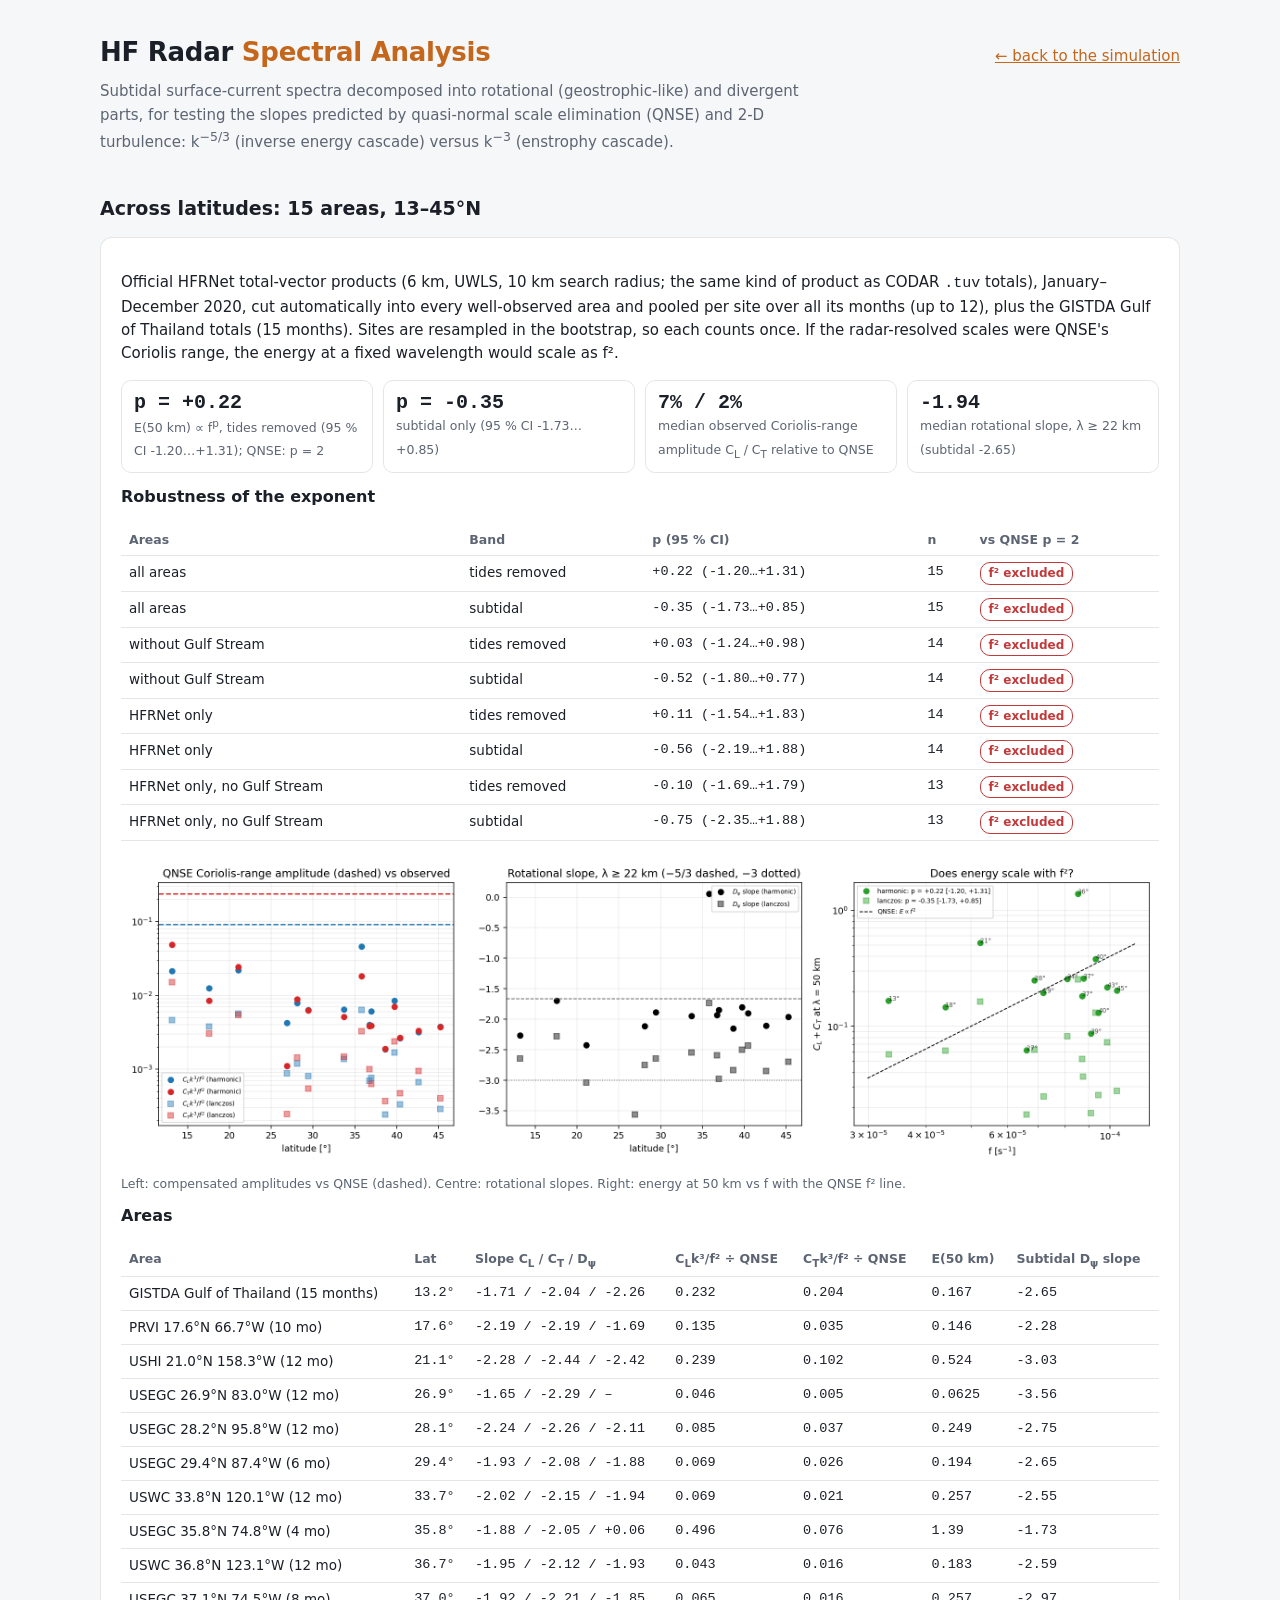
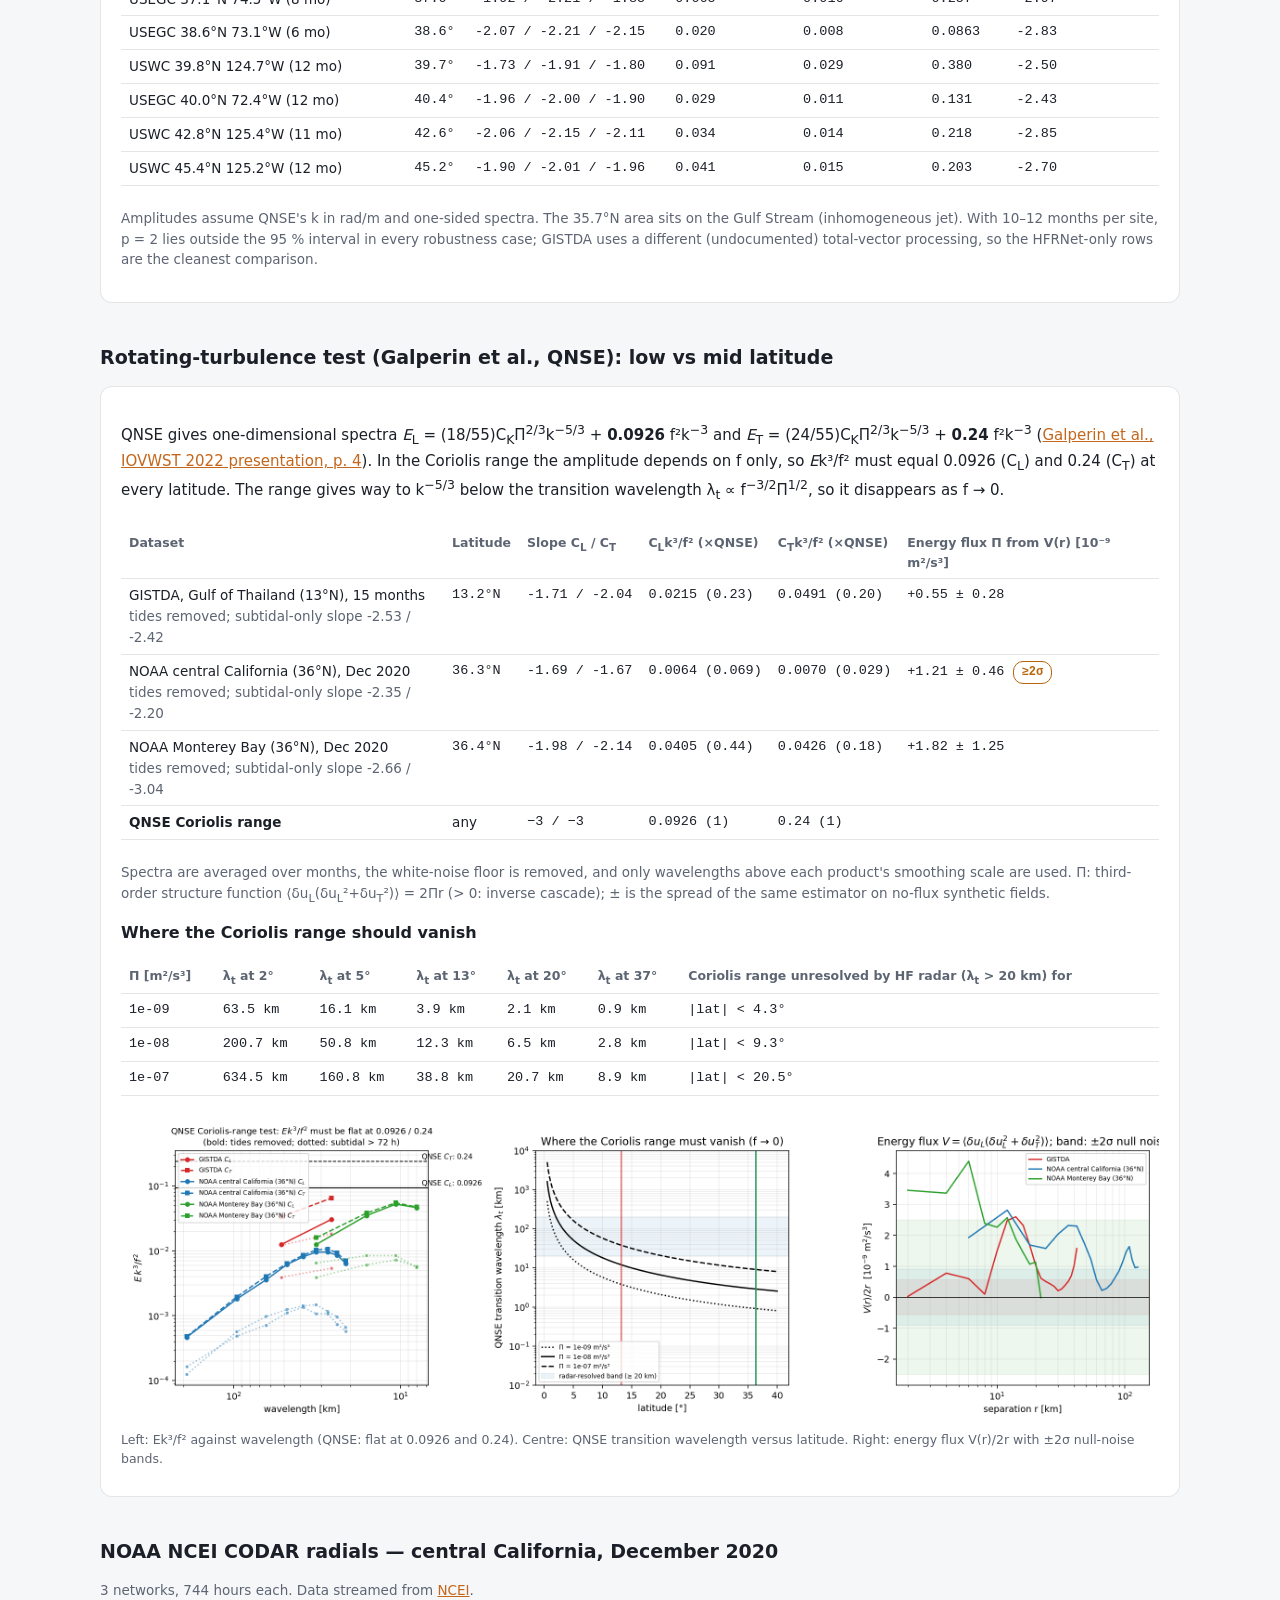
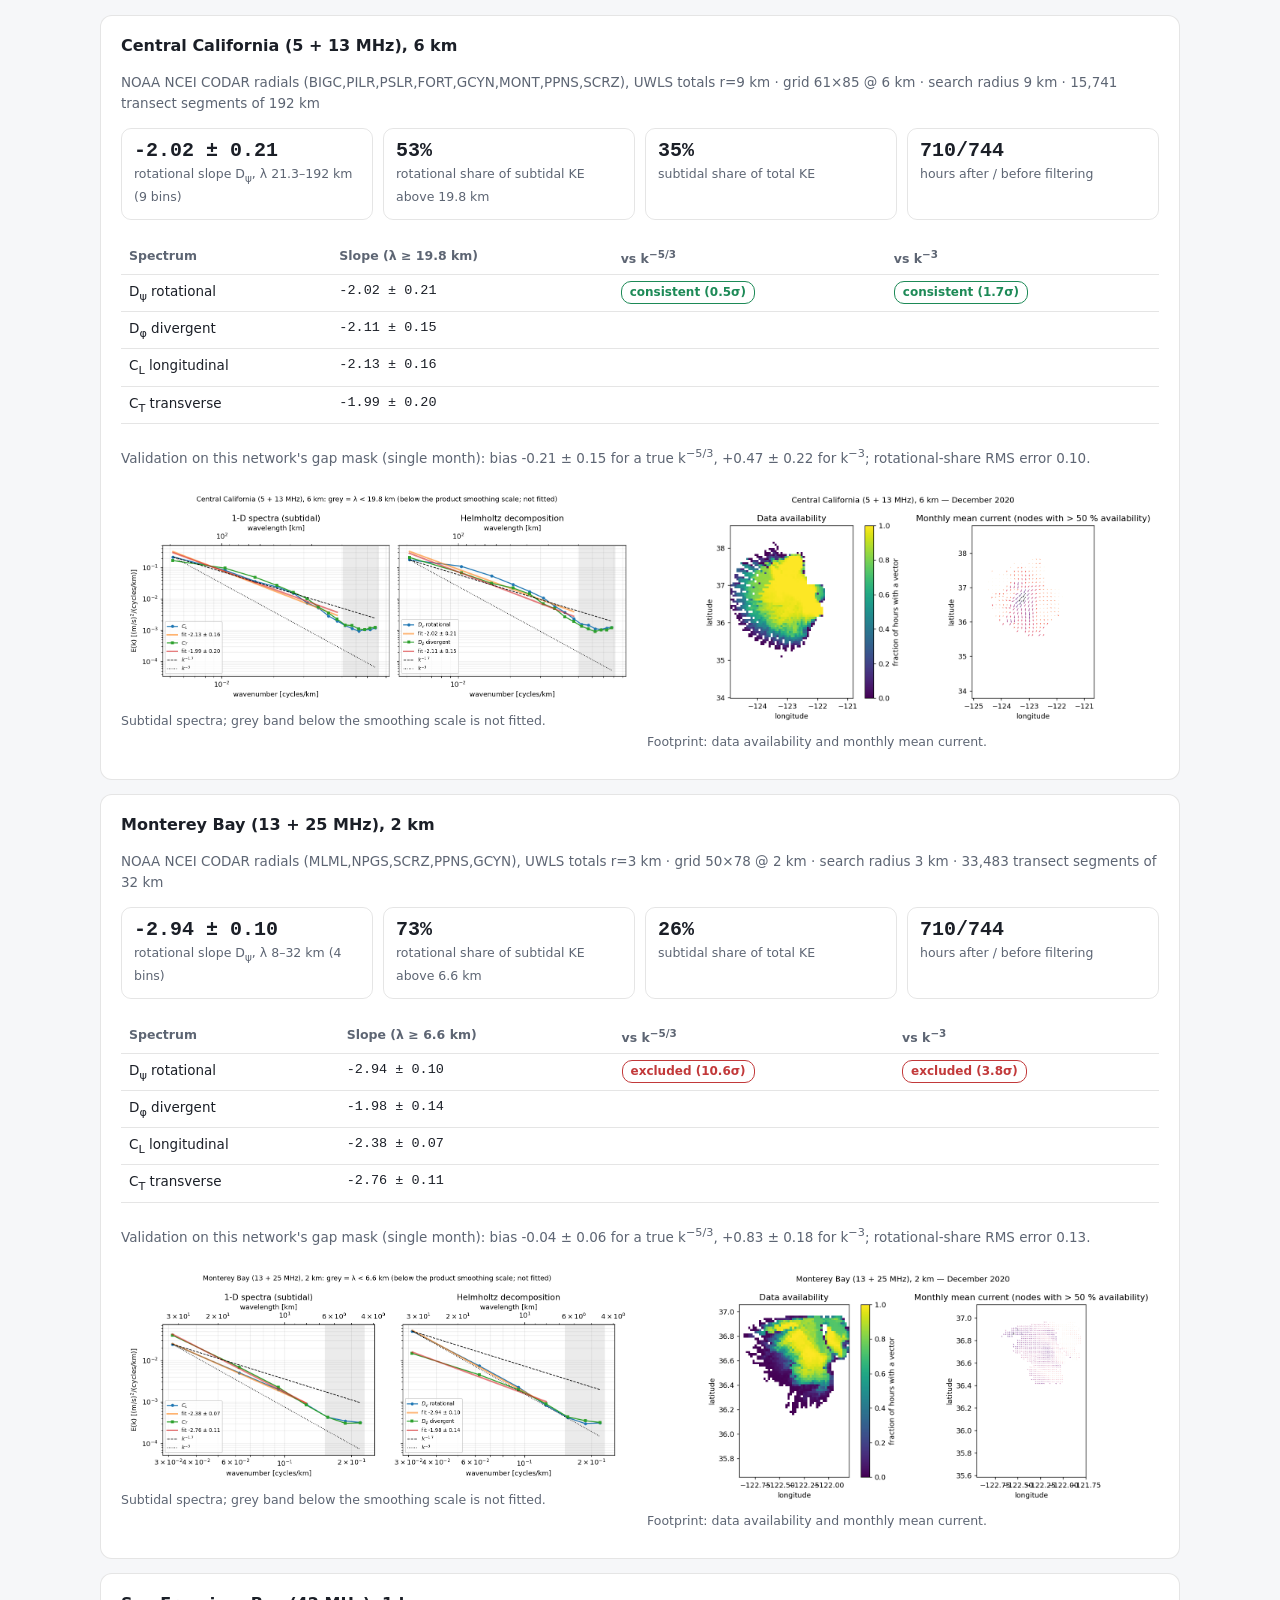
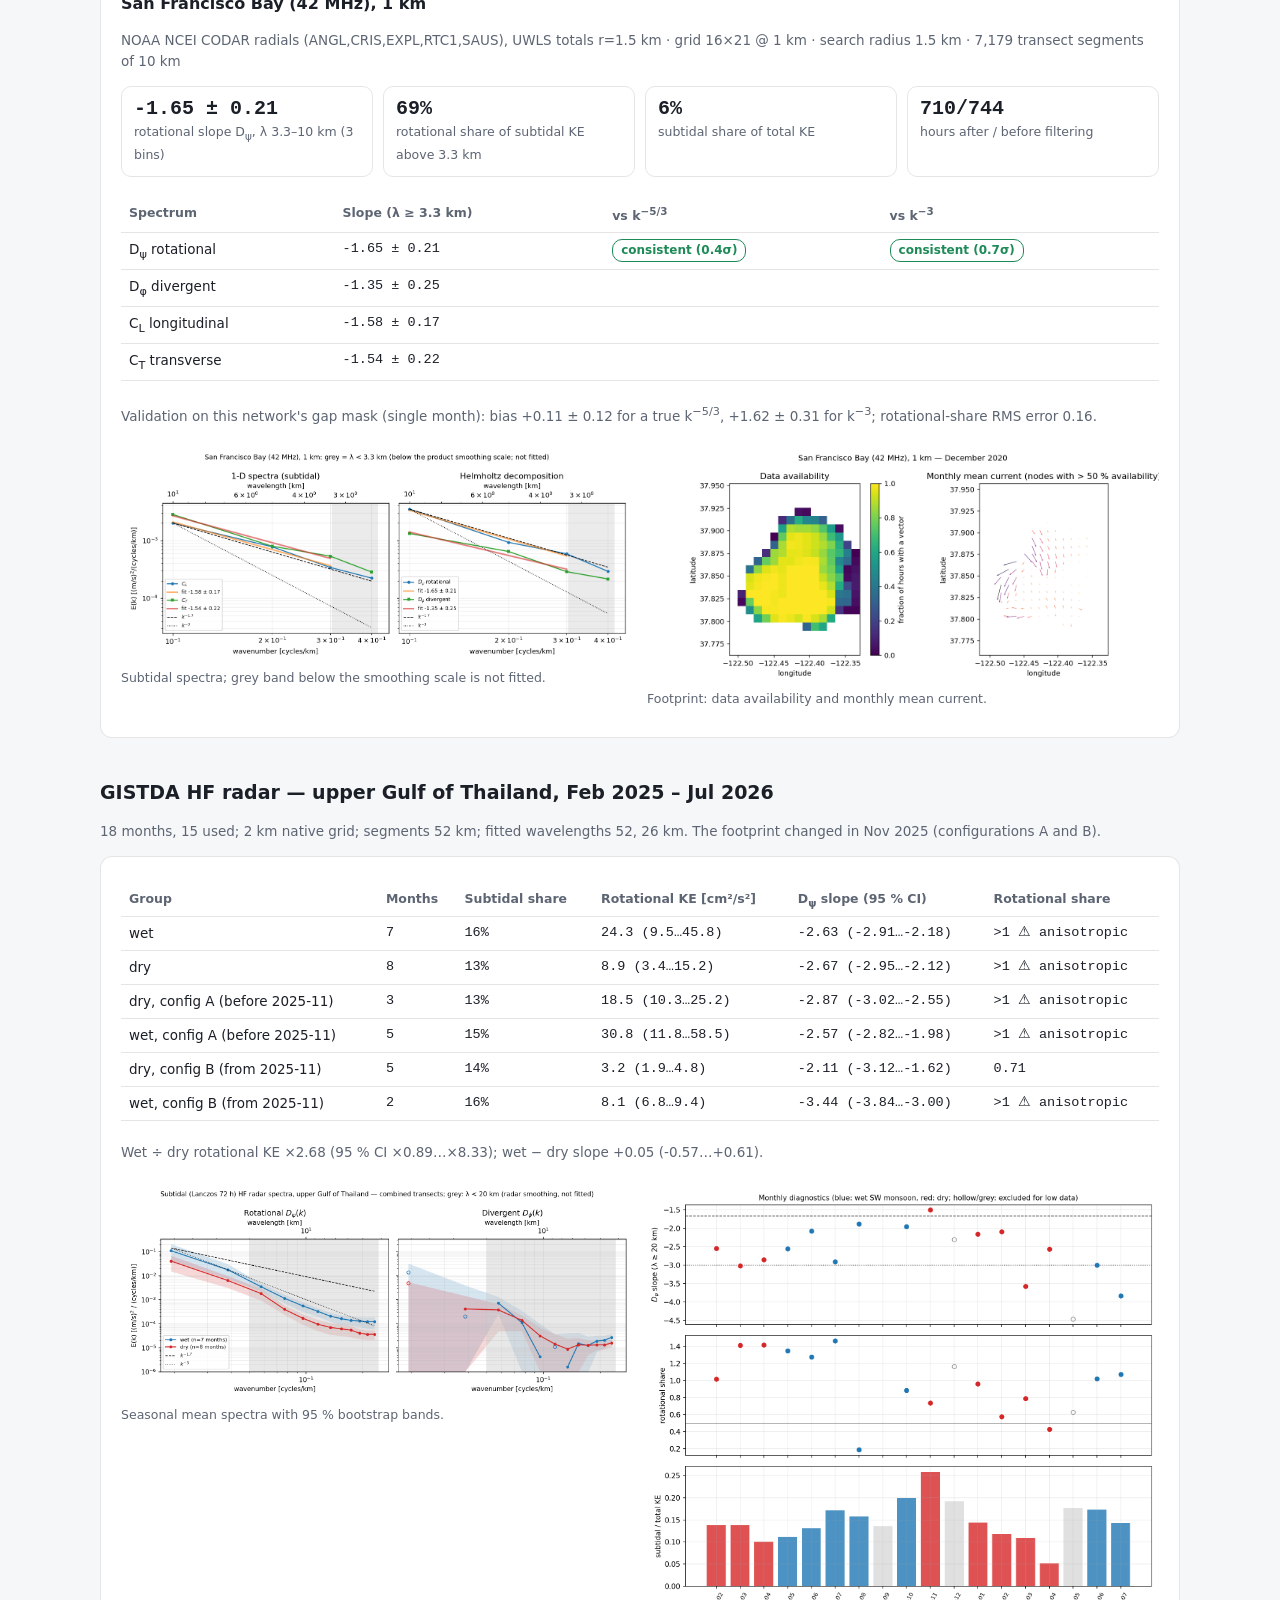
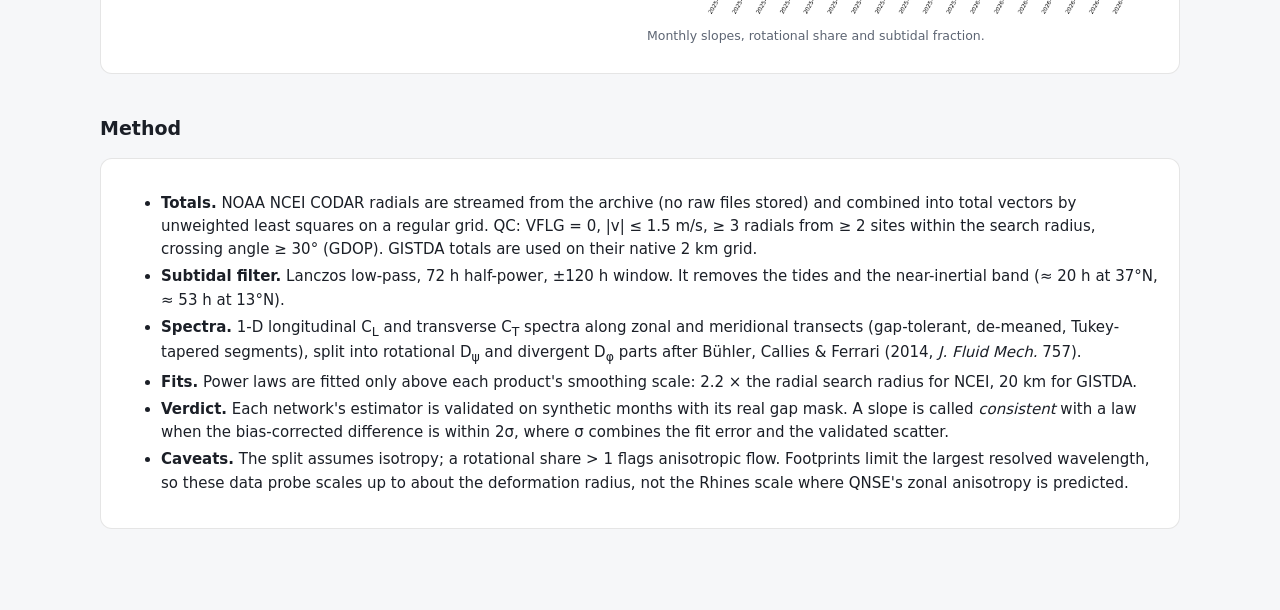
<file: analysis.html>
<!DOCTYPE html>
<html lang="en">
<head>
  <meta charset="utf-8">
  <meta name="viewport" content="width=device-width, initial-scale=1">
  <title>HF Radar Spectral Analysis</title>
  <meta name="description" content="Subtidal rotational and divergent kinetic-energy spectra of HF radar currents (NOAA NCEI central California, GISTDA Gulf of Thailand), following Galperin's QNSE framework.">
  <style>
    :root {
      --bg: #0b0d12; --card: #12161f; --border: rgba(255, 255, 255, 0.09); --text: #e6e9ef; --muted: #8b93a3;
      --accent: #f5a35c; --ok: #6fd3a0; --warn: #ffb36b; --bad: #ff7b7b;
      --font: system-ui, -apple-system, "Segoe UI", Roboto, sans-serif; --mono: ui-monospace, "SF Mono", Menlo, Consolas, monospace;
    }
    @media (prefers-color-scheme: light) {
      :root:not([data-theme="dark"]) { --bg: #f6f7f9; --card: #fff; --border: rgba(0, 0, 0, 0.1); --text: #1b1f27; --muted: #5d6573; --accent: #c4661b; --ok: #1d8a57; --warn: #b8660d; --bad: #c2393a; }
    }
    * { box-sizing: border-box; }
    body { margin: 0; background: var(--bg); color: var(--text); font: 15px/1.55 var(--font); }
    main { max-width: 1120px; margin: 0 auto; padding: 32px 20px 64px; }
    header { display: flex; flex-wrap: wrap; align-items: baseline; justify-content: space-between; gap: 12px; margin-bottom: 8px; }
    h1 { font-size: 26px; margin: 0; letter-spacing: -0.01em; }
    h1 span { color: var(--accent); }
    h2 { font-size: 19px; margin: 40px 0 12px; }
    h3 { font-size: 16px; margin: 0 0 6px; }
    a { color: var(--accent); }
    .sub { color: var(--muted); margin: 4px 0 24px; max-width: 75ch; }
    .card { background: var(--card); border: 1px solid var(--border); border-radius: 12px; padding: 18px 20px; margin: 14px 0; }
    .grid2 { display: grid; grid-template-columns: repeat(auto-fit, minmax(300px, 1fr)); gap: 14px; }
    .kpis { display: grid; grid-template-columns: repeat(auto-fit, minmax(170px, 1fr)); gap: 10px; margin: 12px 0; }
    .kpi { border: 1px solid var(--border); border-radius: 10px; padding: 10px 12px; }
    .kpi b { display: block; font: 600 20px var(--mono); font-variant-numeric: tabular-nums; }
    .kpi span { color: var(--muted); font-size: 12.5px; }
    figure { margin: 10px 0; }
    figure img { width: 100%; border-radius: 8px; background: #fff; display: block; }
    figcaption { color: var(--muted); font-size: 12.5px; margin-top: 4px; }
    table { width: 100%; border-collapse: collapse; font-size: 13.5px; margin: 8px 0; }
    th, td { text-align: left; padding: 6px 8px; border-bottom: 1px solid var(--border); vertical-align: top; }
    th { color: var(--muted); font-weight: 600; font-size: 12.5px; }
    td.num { font-family: var(--mono); font-variant-numeric: tabular-nums; white-space: nowrap; }
    .tag { display: inline-block; padding: 1px 8px; border-radius: 10px; font-size: 12px; font-weight: 600; border: 1px solid currentColor; }
    .tag.ok { color: var(--ok); } .tag.bad { color: var(--bad); } .tag.warn { color: var(--warn); }
    .note { color: var(--muted); font-size: 13.5px; }
    ul.tight li { margin: 4px 0; }
    .scroll { overflow-x: auto; }
    #missing { display: none; }
  </style>
</head>
<body>
<main>
  <header>
    <h1>HF Radar <span>Spectral Analysis</span></h1>
    <a href="index.html">← back to the simulation</a>
  </header>
  <p class="sub">Subtidal surface-current spectra decomposed into rotational (geostrophic-like) and divergent parts,
    for testing the slopes predicted by quasi-normal scale elimination (QNSE) and 2-D turbulence:
    k<sup>−5/3</sup> (inverse energy cascade) versus k<sup>−3</sup> (enstrophy cascade).</p>

  <div class="card" id="missing">Analysis data not found. Run <code>python tools/hfr_ncei_report.py</code> to generate
    <code>analysis/web/analysis_data.js</code>.</div>

  <section id="latitude"></section>
  <section id="rotation"></section>
  <section id="ncei"></section>
  <section id="gistda"></section>

  <h2>Method</h2>
  <div class="card">
    <ul class="tight">
      <li><b>Totals.</b> NOAA NCEI CODAR radials are streamed from the archive (no raw files stored) and combined into
        total vectors by unweighted least squares on a regular grid. QC: VFLG = 0, |v| ≤ 1.5 m/s, ≥ 3 radials from ≥ 2
        sites within the search radius, crossing angle ≥ 30° (GDOP). GISTDA totals are used on their native 2 km grid.</li>
      <li><b>Subtidal filter.</b> Lanczos low-pass, 72 h half-power, ±120 h window. It removes the tides and the
        near-inertial band (≈ 20 h at 37°N, ≈ 53 h at 13°N).</li>
      <li><b>Spectra.</b> 1-D longitudinal C<sub>L</sub> and transverse C<sub>T</sub> spectra along zonal and meridional
        transects (gap-tolerant, de-meaned, Tukey-tapered segments), split into rotational D<sub>ψ</sub> and divergent
        D<sub>φ</sub> parts after Bühler, Callies &amp; Ferrari (2014, <i>J. Fluid Mech.</i> 757).</li>
      <li><b>Fits.</b> Power laws are fitted only above each product's smoothing scale: 2.2 × the radial search radius
        for NCEI, 20 km for GISTDA.</li>
      <li><b>Verdict.</b> Each network's estimator is validated on synthetic months with its real gap mask. A slope
        is called <i>consistent</i> with a law when the bias-corrected difference is within 2σ, where σ combines the
        fit error and the validated scatter.</li>
      <li><b>Caveats.</b> The split assumes isotropy; a rotational share > 1 flags anisotropic flow. Footprints limit
        the largest resolved wavelength, so these data probe scales up to about the deformation radius, not the
        Rhines scale where QNSE's zonal anisotropy is predicted.</li>
    </ul>
  </div>
</main>

<script src="analysis/web/analysis_data.js"></script>
<script>
'use strict';
(function () {
  const A = window.ANALYSIS;
  if (!A) { document.getElementById('missing').style.display = 'block'; return; }
  const f2 = x => (x === null || x === undefined || !isFinite(x) ? '–' : (x >= 0 ? '+' : '') + x.toFixed(2));
  const pct = x => (x === null || !isFinite(x) ? '–' : Math.round(x * 100) + '%');
  const esc = s => String(s).replace(/[&<>]/g, c => ({ '&': '&amp;', '<': '&lt;', '>': '&gt;' }[c]));

  // Consistency of a fitted slope with a law, using the validated bias and scatter for that law.
  function verdict(fit, val, law) {
    const v = val[law.toFixed(2)];
    if (!fit || fit[0] === null || !v) return null;
    const sigma = Math.hypot(fit[1] || 0, v.scatter);
    return Math.abs(fit[0] - v.bias - law) / sigma;
  }
  const tag = z => z === null ? '<span class="tag warn">n/a</span>'
    : z <= 2 ? `<span class="tag ok">consistent (${z.toFixed(1)}σ)</span>` : `<span class="tag bad">excluded (${z.toFixed(1)}σ)</span>`;

  // ── Across latitudes (HFRNet official totals + GISTDA) ──
  const LT = A.latitude;
  if (LT) {
    const fit = LT.fit.harmonic, fs = LT.fit.lanczos, rr = LT.median_ratio_to_qnse.harmonic;
    const exclusion = c => c.ci[1] < 2 ? '<span class="tag bad">f² excluded</span>' : '<span class="tag warn">f² not excluded</span>';
    let html = `<h2>Across latitudes: ${LT.areas.length} areas, ${Math.min(...LT.areas.map(a => a.lat)).toFixed(0)}–${Math.max(...LT.areas.map(a => a.lat)).toFixed(0)}°N</h2>
      <div class="card">
        <p>Official HFRNet total-vector products (6 km, UWLS, 10 km search radius; the same kind of product as CODAR <code>.tuv</code> totals),
          January–December 2020, cut automatically into every well-observed area and pooled per site over all its months
          (up to 12), plus the GISTDA Gulf of Thailand totals (15 months). Sites are resampled in the bootstrap, so each counts once.
          If the radar-resolved scales were QNSE's Coriolis range, the energy at a fixed wavelength would scale as f².</p>
        <div class="kpis">
          <div class="kpi"><b>p = ${f2(fit.exponent)}</b><span>E(${LT.ref_km} km) ∝ f<sup>p</sup>, tides removed (95 % CI ${f2(fit.ci[0])}…${f2(fit.ci[1])}); QNSE: p = 2</span></div>
          <div class="kpi"><b>p = ${f2(fs.exponent)}</b><span>subtidal only (95 % CI ${f2(fs.ci[0])}…${f2(fs.ci[1])})</span></div>
          <div class="kpi"><b>${(rr.A_L * 100).toFixed(0)}% / ${(rr.A_T * 100).toFixed(0)}%</b><span>median observed Coriolis-range amplitude C<sub>L</sub> / C<sub>T</sub> relative to QNSE</span></div>
          <div class="kpi"><b>${f2(fit.slope_psi_median)}</b><span>median rotational slope, λ ≥ ${LT.floor_km} km (subtidal ${f2(fs.slope_psi_median)})</span></div>
        </div>
        <h3>Robustness of the exponent</h3>
        <div class="scroll"><table><tr><th>Areas</th><th>Band</th><th>p (95 % CI)</th><th>n</th><th>vs QNSE p = 2</th></tr>
          ${LT.robust.map(c => `<tr><td>${esc(c.case)}</td><td>${c.kind === 'harmonic' ? 'tides removed' : 'subtidal'}</td>
            <td class="num">${f2(c.p)} (${f2(c.ci[0])}…${f2(c.ci[1])})</td><td class="num">${c.n}</td><td>${exclusion(c)}</td></tr>`).join('')}
        </table></div>
        <figure><img src="${LT.figure}" alt="Coriolis-range amplitude, rotational slope and energy level versus latitude and f" loading="lazy">
          <figcaption>Left: compensated amplitudes vs QNSE (dashed). Centre: rotational slopes. Right: energy at ${LT.ref_km} km vs f with the QNSE f² line.</figcaption></figure>
        <h3>Areas</h3>
        <div class="scroll"><table><tr><th>Area</th><th>Lat</th><th>Slope C<sub>L</sub> / C<sub>T</sub> / D<sub>ψ</sub></th><th>C<sub>L</sub>k³/f² ÷ QNSE</th><th>C<sub>T</sub>k³/f² ÷ QNSE</th><th>E(${LT.ref_km} km)</th><th>Subtidal D<sub>ψ</sub> slope</th></tr>
          ${LT.areas.map(r => `<tr><td>${esc(r.label)}</td><td class="num">${r.lat.toFixed(1)}°</td>
            <td class="num">${f2(r.harmonic_slope_L)} / ${f2(r.harmonic_slope_T)} / ${f2(r.harmonic_slope_psi)}</td>
            <td class="num">${(r.harmonic_A_L / LT.qnse.A_L).toFixed(3)}</td><td class="num">${(r.harmonic_A_T / LT.qnse.A_T).toFixed(3)}</td>
            <td class="num">${r.harmonic_E_ref.toPrecision(3)}</td><td class="num">${f2(r.lanczos_slope_psi)}</td></tr>`).join('')}
        </table></div>
        <p class="note">Amplitudes assume QNSE's k in rad/m and one-sided spectra. The 35.7°N area sits on the Gulf Stream (inhomogeneous jet).
          With 10–12 months per site, p = 2 lies outside the 95 % interval in every robustness case; GISTDA uses a different
          (undocumented) total-vector processing, so the HFRNet-only rows are the cleanest comparison.</p>
      </div>`;
    document.getElementById('latitude').innerHTML = html;
  }

  // ── Rotation test (QNSE across latitude) ──
  const R = A.rotation;
  if (R) {
    const q = R.qnse, ds = R.datasets, sub = R.subtidal || [];
    const tr = R.transition;
    const ratio = (a, b) => (a / b).toFixed(a / b < 0.1 ? 3 : 2);
    let html = `<h2>Rotating-turbulence test (Galperin et al., QNSE): low vs mid latitude</h2>
      <div class="card">
        <p>QNSE gives one-dimensional spectra <i>E</i><sub>L</sub> = (18/55)C<sub>K</sub>Π<sup>2/3</sup>k<sup>−5/3</sup> + <b>${q.A_L}</b> f²k<sup>−3</sup> and
        <i>E</i><sub>T</sub> = (24/55)C<sub>K</sub>Π<sup>2/3</sup>k<sup>−5/3</sup> + <b>${q.A_T}</b> f²k<sup>−3</sup>
        (<a href="https://mdc.coaps.fsu.edu/scatterometry/meeting/docs/2022/IOVWST_Presentation_Galperin.pdf">${esc(q.source)}</a>).
        In the Coriolis range the amplitude depends on f only, so <i>E</i>k³/f² must equal ${q.A_L} (C<sub>L</sub>) and ${q.A_T} (C<sub>T</sub>)
        at every latitude. The range gives way to k<sup>−5/3</sup> below the transition wavelength λ<sub>t</sub> ∝ f<sup>−3/2</sup>Π<sup>1/2</sup>,
        so it disappears as f → 0.</p>
        <div class="scroll"><table>
          <tr><th>Dataset</th><th>Latitude</th><th>Slope C<sub>L</sub> / C<sub>T</sub></th><th>C<sub>L</sub>k³/f² (×QNSE)</th><th>C<sub>T</sub>k³/f² (×QNSE)</th>
            <th>Energy flux Π from V(r) [10⁻⁹ m²/s³]</th></tr>
          ${ds.map((d, i) => `<tr><td>${esc(d.label)}<br><span class="note">tides removed${sub[i] ? `; subtidal-only slope ${f2(sub[i].slope_L)} / ${f2(sub[i].slope_T)}` : ''}</span></td>
            <td class="num">${d.lat.toFixed(1)}°N</td>
            <td class="num">${f2(d.slope_L)} / ${f2(d.slope_T)}</td>
            <td class="num">${d.A_L.toFixed(4)} (${ratio(d.A_L, q.A_L)})</td>
            <td class="num">${d.A_T.toFixed(4)} (${ratio(d.A_T, q.A_T)})</td>
            <td class="num">${f2(d.eps * 1e9)} ± ${(d.eps_null_sigma * 1e9).toFixed(2)} ${Math.abs(d.eps / d.eps_null_sigma) >= 2 ? '<span class="tag warn">≥2σ</span>' : ''}</td></tr>`).join('')}
          <tr><td><b>QNSE Coriolis range</b></td><td>any</td><td class="num">−3 / −3</td><td class="num">${q.A_L} (1)</td><td class="num">${q.A_T} (1)</td><td></td></tr>
        </table></div>
        <p class="note">Spectra are averaged over months, the white-noise floor is removed, and only wavelengths above each product's smoothing scale are used.
          Π: third-order structure function ⟨δu<sub>L</sub>(δu<sub>L</sub>²+δu<sub>T</sub>²)⟩ = 2Πr (> 0: inverse cascade); ± is the spread of the same estimator on no-flux synthetic fields.</p>
        <h3 style="margin-top:14px">Where the Coriolis range should vanish</h3>
        <div class="scroll"><table>
          <tr><th>Π [m²/s³]</th>${['2', '5', '13', '20', '37'].map(l => `<th>λ<sub>t</sub> at ${l}°</th>`).join('')}<th>Coriolis range unresolved by HF radar (λ<sub>t</sub> > 20 km) for</th></tr>
          ${Object.entries(tr).map(([flux, t]) => `<tr><td class="num">${flux}</td>${['2', '5', '13', '20', '37'].map(l => `<td class="num">${t.lambda_km[l].toFixed(1)} km</td>`).join('')}
            <td class="num">|lat| < ${t.lat_20km.toFixed(1)}°</td></tr>`).join('')}
        </table></div>
        <figure><img src="${R.figure}" alt="QNSE amplitude collapse test, transition wavelength versus latitude, and third-order energy flux" loading="lazy">
          <figcaption>Left: Ek³/f² against wavelength (QNSE: flat at 0.0926 and 0.24). Centre: QNSE transition wavelength versus latitude.
          Right: energy flux V(r)/2r with ±2σ null-noise bands.</figcaption></figure>
      </div>`;
    document.getElementById('rotation').innerHTML = html;
  }

  // ── NOAA NCEI networks ──
  const N = A.ncei || [];
  if (N.length) {
    let html = `<h2>NOAA NCEI CODAR radials — central California, December 2020</h2>
      <p class="note">${N.length} networks, ${N.reduce((s, n) => s + n.hours, 0) / N.length | 0} hours each.
      Data streamed from <a href="https://www.ncei.noaa.gov/data/oceans/ioos/hfradar/radial/2020/202012/CODAR/">NCEI</a>.</p>`;
    for (const n of N) {
      const z53 = verdict(n.fit.Dpsi, n.validation, -5 / 3), z3 = verdict(n.fit.Dpsi, n.validation, -3);
      const wl = n.fit_wavelengths_km;
      const share = n.rot_share;
      html += `<div class="card"><h3>${esc(n.label)}</h3>
        <p class="note">${esc(n.source)} · grid ${esc(n.grid)} · search radius ${n.search_km} km ·
          ${n.segments.toLocaleString()} transect segments of ${n.segment_km} km</p>
        <div class="kpis">
          <div class="kpi"><b>${f2(n.fit.Dpsi[0])}${n.fit.Dpsi[1] ? ' ± ' + n.fit.Dpsi[1].toFixed(2) : ''}</b><span>rotational slope D<sub>ψ</sub>, λ ${wl.length ? wl[wl.length - 1] + '–' + wl[0] : '–'} km (${wl.length} bins)</span></div>
          <div class="kpi"><b>${share > 1 ? '>1 ⚠' : pct(share)}</b><span>rotational share of subtidal KE above ${n.floor_km.toFixed(1)} km${share > 1 ? ' (anisotropic)' : ''}</span></div>
          <div class="kpi"><b>${pct(n.subtidal_frac)}</b><span>subtidal share of total KE</span></div>
          <div class="kpi"><b>${n.valid_hours}/${n.raw_hours}</b><span>hours after / before filtering</span></div>
        </div>
        <div class="scroll"><table>
          <tr><th>Spectrum</th><th>Slope (λ ≥ ${n.floor_km.toFixed(1)} km)</th><th>vs k<sup>−5/3</sup></th><th>vs k<sup>−3</sup></th></tr>
          ${['Dpsi', 'Dphi', 'CL', 'CT'].map(key => {
            const lab = { Dpsi: 'D<sub>ψ</sub> rotational', Dphi: 'D<sub>φ</sub> divergent', CL: 'C<sub>L</sub> longitudinal', CT: 'C<sub>T</sub> transverse' }[key];
            const fit = n.fit[key];
            return `<tr><td>${lab}</td><td class="num">${f2(fit[0])}${fit[1] ? ' ± ' + fit[1].toFixed(2) : ''}</td>
              <td>${key === 'Dpsi' ? tag(z53) : ''}</td><td>${key === 'Dpsi' ? tag(z3) : ''}</td></tr>`;
          }).join('')}
        </table></div>
        <p class="note">Validation on this network's gap mask (single month): bias ${f2(n.validation['-1.67'].bias)} ± ${n.validation['-1.67'].scatter.toFixed(2)}
          for a true k<sup>−5/3</sup>, ${f2(n.validation['-3.00'].bias)} ± ${n.validation['-3.00'].scatter.toFixed(2)} for k<sup>−3</sup>;
          rotational-share RMS error ${n.validation.share_rms.toFixed(2)}.</p>
        <div class="grid2">
          <figure><img src="${n.figures.spectra}" alt="Spectra and Helmholtz decomposition for ${esc(n.label)}" loading="lazy"><figcaption>Subtidal spectra; grey band below the smoothing scale is not fitted.</figcaption></figure>
          <figure><img src="${n.figures.footprint}" alt="Data availability and mean current for ${esc(n.label)}" loading="lazy"><figcaption>Footprint: data availability and monthly mean current.</figcaption></figure>
        </div></div>`;
    }
    document.getElementById('ncei').innerHTML = html;
  }

  // ── GISTDA seasonal ──
  const G = A.gistda;
  if (G) {
    const used = G.months.filter(m => m.used).length;
    let html = `<h2>GISTDA HF radar — upper Gulf of Thailand, Feb 2025 – Jul 2026</h2>
      <p class="note">${G.months.length} months, ${used} used; 2 km native grid; segments ${G.segment_km} km; fitted wavelengths
      ${G.fit_wavelengths_km.join(', ')} km. The footprint changed in Nov 2025 (configurations A and B).</p>
      <div class="card"><div class="scroll"><table>
        <tr><th>Group</th><th>Months</th><th>Subtidal share</th><th>Rotational KE [cm²/s²]</th><th>D<sub>ψ</sub> slope (95 % CI)</th><th>Rotational share</th></tr>
        ${G.groups.map(g => `<tr><td>${esc(g.label)}</td><td class="num">${g.n}</td><td class="num">${pct(g.subtidal)}</td>
          <td class="num">${g.energy_cm2s2[0].toFixed(1)} (${g.energy_cm2s2[1].toFixed(1)}…${g.energy_cm2s2[2].toFixed(1)})</td>
          <td class="num">${f2(g.slope_psi[0])} (${f2(g.slope_psi[1])}…${f2(g.slope_psi[2])})</td>
          <td class="num">${g.rot_share[0] > 1 ? '>1 ⚠ anisotropic' : g.rot_share[0].toFixed(2)}</td></tr>`).join('')}
      </table></div>
      ${G.diff ? `<p class="note">Wet ÷ dry rotational KE ×${G.diff.energy_ratio[1].toFixed(2)} (95 % CI ×${G.diff.energy_ratio[0].toFixed(2)}…×${G.diff.energy_ratio[2].toFixed(2)});
        wet − dry slope ${f2(G.diff.slope[1])} (${f2(G.diff.slope[0])}…${f2(G.diff.slope[2])}).</p>` : ''}
      <div class="grid2">
        <figure><img src="${G.figures.seasonal}" alt="GISTDA seasonal rotational and divergent spectra" loading="lazy"><figcaption>Seasonal mean spectra with 95 % bootstrap bands.</figcaption></figure>
        <figure><img src="${G.figures.monthly}" alt="GISTDA monthly diagnostics" loading="lazy"><figcaption>Monthly slopes, rotational share and subtidal fraction.</figcaption></figure>
      </div></div>`;
    document.getElementById('gistda').innerHTML = html;
  }
})();
</script>
</body>
</html>
</file>
